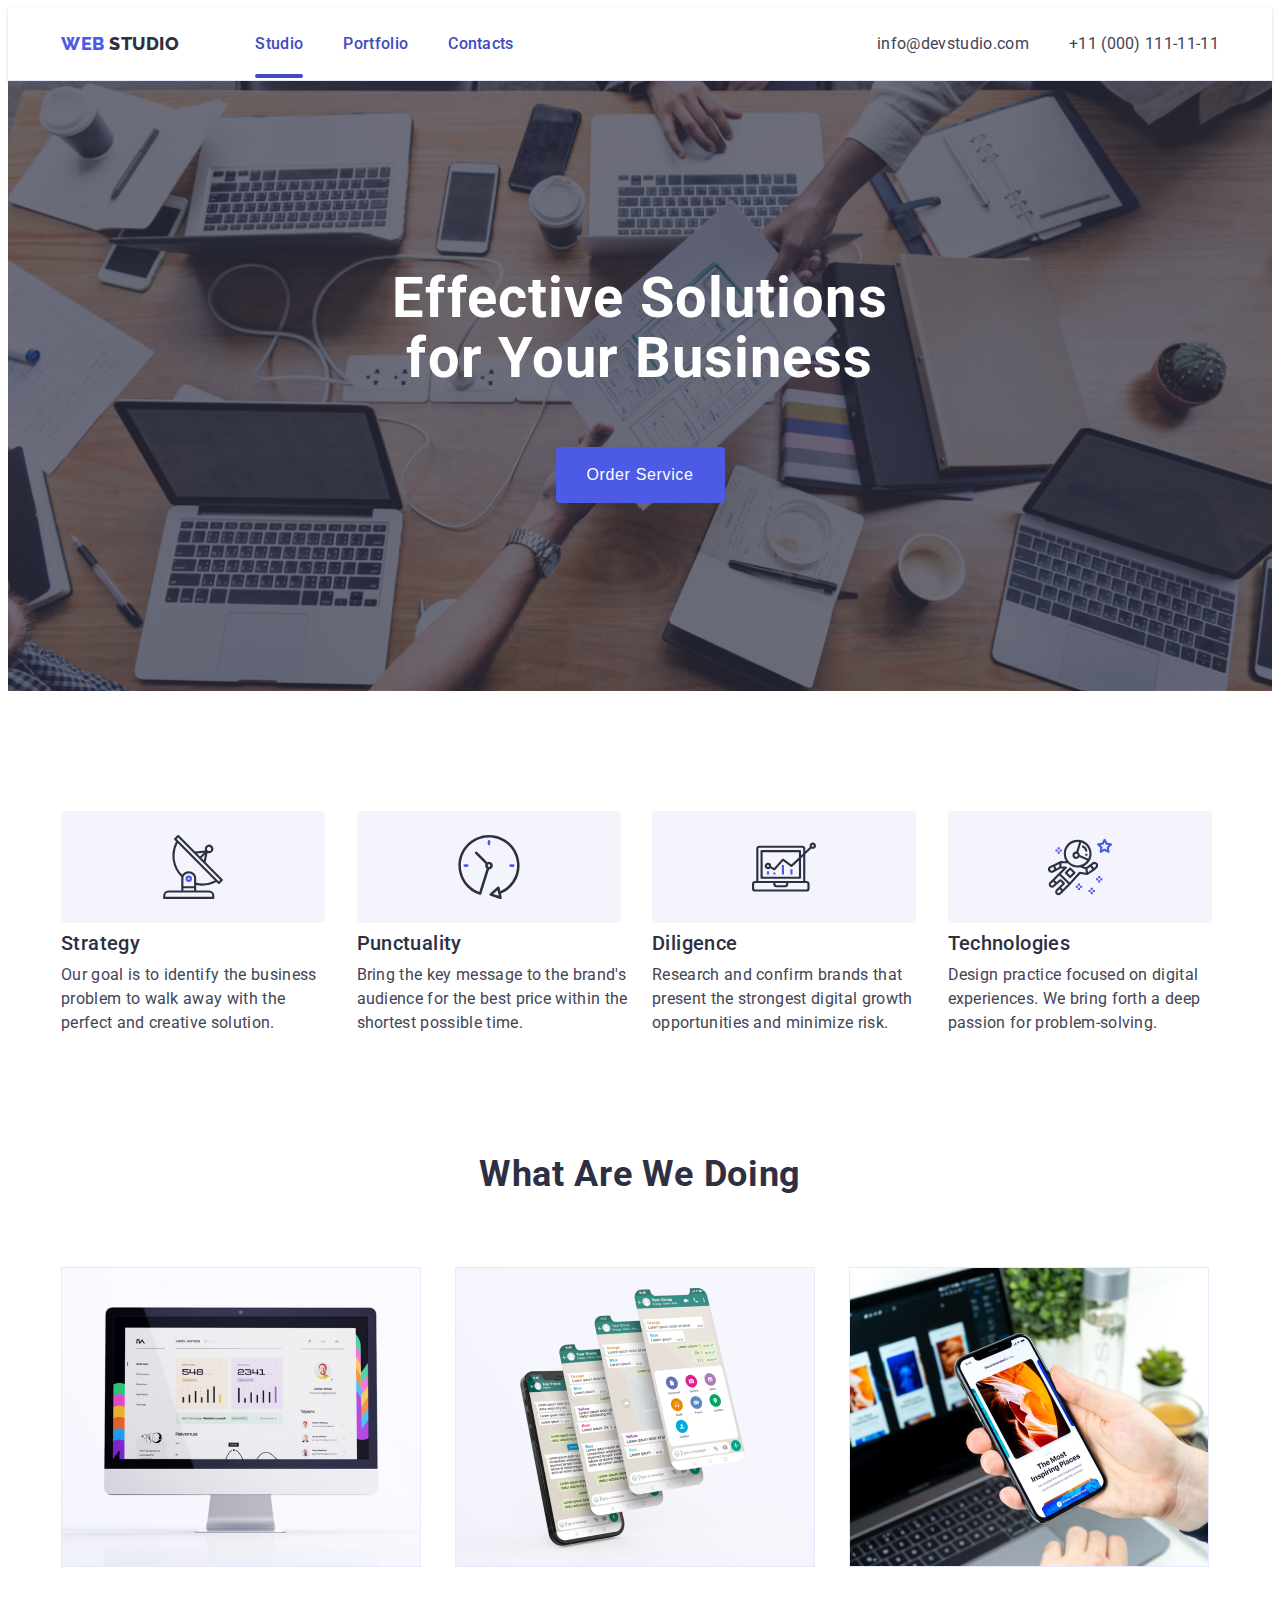
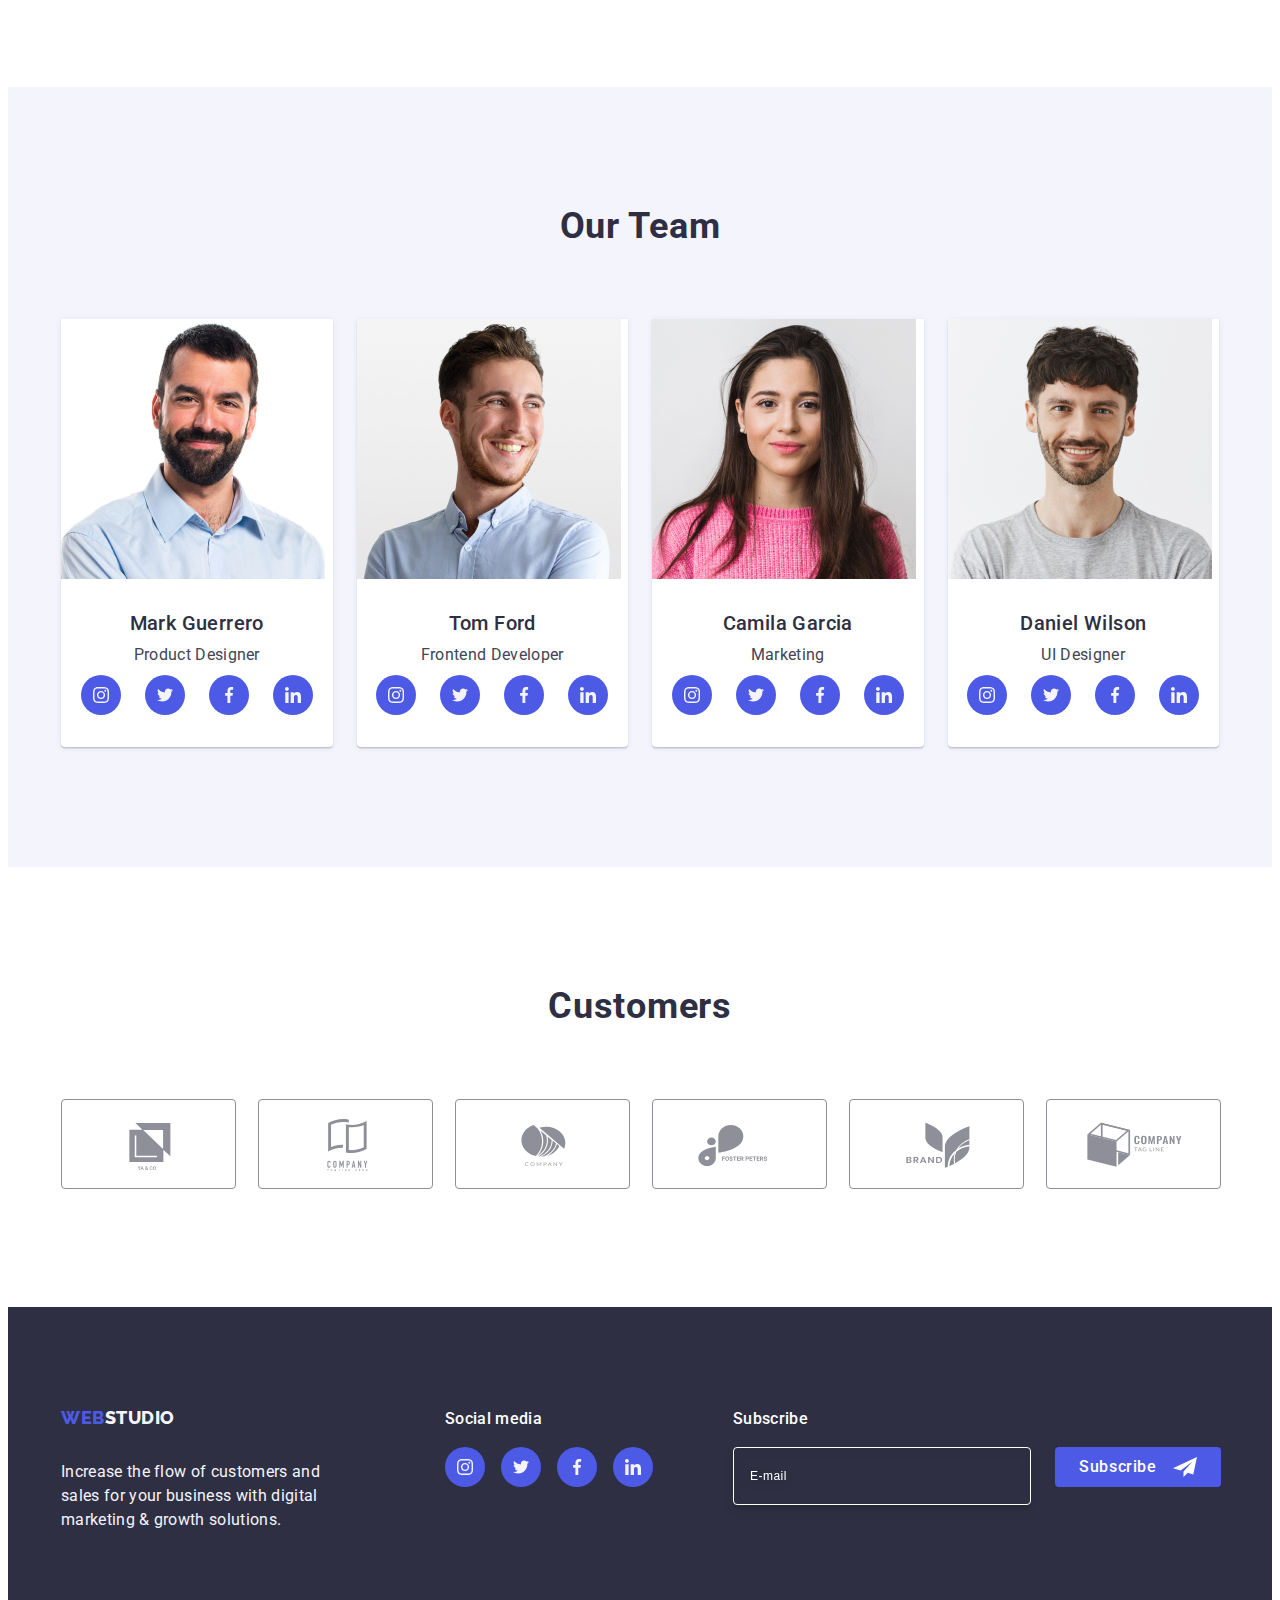
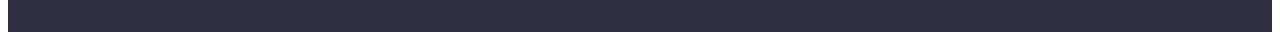
<file: index.html>
<!DOCTYPE html>
<html lang="en">
  <head>
    <meta charset="UTF-8" />
    <meta http-equiv="X-UA-Compatible" content="IE=edge" />
    <meta name="viewport" content="width=device-width, initial-scale=1.0" />
    <link rel="preconnect" href="https://fonts.googleapis.com" />
    <link rel="preconnect" href="https://fonts.gstatic.com" crossorigin />
    <link
      href="https://fonts.googleapis.com/css2?family=Raleway:ital,wght@0,800;1,800&family=Roboto:wght@400;500;700;900&display=swap"
      rel="stylesheet"
    />
    <!--link
      rel="stylesheet"
      href="https://cdnjs.cloudflare.com/ajax/libs/normalize/8.0.1/normalize.css"
    />  -->
    <link
      rel="stylesheet"
      href="https://cdnjs.cloudflare.com/ajax/libs/modern-normalize/2.0.0/modern-normalize.min.css"
      integrity="sha512-4xo8blKMVCiXpTaLzQSLSw3KFOVPWhm/TRtuPVc4WG6kUgjH6J03IBuG7JZPkcWMxJ5huwaBpOpnwYElP/m6wg=="
      crossorigin="anonymous"
      referrerpolicy="no-referrer"
    />
    <link rel="stylesheet" href="./css/styles.css" />
    <title>WebStudio</title>
  </head>
  <body>
    <header class="header">
      <div class="container top-bar">
        <nav class="top-menu">
          <a href="./index.html" class="logo link">Web<span class="accent-logo"> Studio</span></a>
          <ul class="menu-list list">
            <li><a href="./index.html" target="_self" class="menu-item link active">Studio</a></li>
            <li><a href="./portfolio.html" target="_self" class="menu-item link">Portfolio</a></li>
            <li><a href="" target="_self" class="menu-item link">Contacts</a></li>
          </ul>
        </nav>
        <address class="adress">
          <ul class="list adress-list">
            <li
              ><a href="mailto:info@devstudio.com" class="adress-item link"
                >info@devstudio.com</a
              ></li
            >
            <li><a href="tel:+110001111111" class="adress-item link">+11 (000) 111-11-11</a></li>
          </ul>
        </address>
      </div>
    </header>
    <main>
      <section class="hero">
        <div class="container">
          <h1 class="hero-title">Effective Solutions for Your Business</h1>
          <button class="hero-button" type="button" data-modal-open>Order Service</button>
        </div>
      </section>

      <section class="properties">
        <div class="container">
          <h2 class="visually-hidden">Section_2</h2>

          <ul class="list property-list">
            <li class="property-list-item">
              <div class="property-icon-container">
                <svg class="property-icon" width="64" height="64">
                  <use href="./images/icons.svg#icon_1"></use>
                </svg>
              </div>
              <h3 class="topic">Strategy</h3>
              <p class="topic-text">
                Our goal is to identify the business problem to walk away with the perfect and
                creative solution.
              </p>
            </li>
            <li class="property-list-item">
              <div class="property-icon-container">
                <svg class="property-icon" width="64" height="64">
                  <use href="./images/icons.svg#icon_2"></use>
                </svg>
              </div>
              <h3 class="topic">Punctuality</h3>
              <p class="topic-text">
                Bring the key message to the brand's audience for the best price within the shortest
                possible time.
              </p>
            </li>
            <li class="property-list-item">
              <div class="property-icon-container">
                <svg class="property-icon" width="64" height="64">
                  <use href="./images/icons.svg#icon_3"></use>
                </svg>
              </div>
              <h3 class="topic">Diligence</h3>
              <p class="topic-text">
                Research and confirm brands that present the strongest digital growth opportunities
                and minimize risk.
              </p>
            </li>
            <li class="property-list-item">
              <div class="property-icon-container">
                <svg class="property-icon" width="64" height="64">
                  <use href="./images/icons.svg#icon_4"></use>
                </svg>
              </div>
              <h3 class="topic">Technologies</h3>
              <p class="topic-text">
                Design practice focused on digital experiences. We bring forth a deep passion for
                problem-solving.
              </p>
            </li>
          </ul>
        </div>
      </section>
      <section class="doing">
        <div class="container">
          <h2 class="section-title">What are we doing</h2>
          <ul class="doing-list list">
            <li class="doing-list-item">
              <img src="./images/work_1.jpg" width="360" alt="Desktop aplication" />
            </li>
            <li class="doing-list-item">
              <img src="./images/work_2.jpg" width="360" alt="Mobile aplication" />
            </li>
            <li class="doing-list-item"
              ><img src="./images/work_3.jpg" width="360" alt="Design"
            /></li>
          </ul>
        </div>
      </section>
      <section class="team">
        <div class="container">
          <h2 class="section-title">Our Team</h2>
          <ul class="team-list list">
            <li class="team-item">
              <img
                src="./images/photo_product_designer_1.jpg"
                width="264"
                alt="photo_product_designer"
              />
              <div class="team-text">
                <h3 class="team-topic">Mark Guerrero</h3>
                <p class="team-topic-text">Product Designer</p>
                <ul class="social-list">
                  <li class="social-item list">
                    <a href="" class="social-link">
                      <svg class="social-icon" width="16" height="16">
                        <use href="./images/icons.svg#instagram"></use>
                      </svg>
                    </a>
                  </li>
                  <li class="social-item list">
                    <a href="" class="social-link">
                      <svg class="social-icon" width="16" height="16">
                        <use href="./images/icons.svg#twitter"></use>
                      </svg>
                    </a>
                  </li>
                  <li class="social-item list">
                    <a href="" class="social-link">
                      <svg class="social-icon" width="16" height="16">
                        <use href="./images/icons.svg#facebook"></use>
                      </svg>
                    </a>
                  </li>
                  <li class="social-item list">
                    <a href="" class="social-link">
                      <svg class="social-icon" width="16" height="16">
                        <use href="./images/icons.svg#linkedin"></use>
                      </svg>
                    </a>
                  </li>
                </ul>
              </div>
            </li>
            <li class="team-item">
              <img
                src="./images/photo_frontend_developer_1.jpg"
                width="264"
                alt="photo_frontend_developer"
              />
              <div class="team-text">
                <h3 class="team-topic">Tom Ford</h3>
                <p class="team-topic-text">Frontend Developer</p>
                <ul class="social-list">
                  <li class="social-item list">
                    <a href="" class="social-link">
                      <svg class="social-icon" width="40" height="40">
                        <use href="./images/icons.svg#instagram"></use>
                      </svg>
                    </a>
                  </li>
                  <li class="social-item list">
                    <a href="" class="social-link">
                      <svg class="social-icon" width="40" height="40">
                        <use href="./images/icons.svg#twitter"></use>
                      </svg>
                    </a>
                  </li>
                  <li class="social-item list">
                    <a href="" class="social-link">
                      <svg class="social-icon" width="40" height="40">
                        <use href="./images/icons.svg#facebook"></use>
                      </svg>
                    </a>
                  </li>
                  <li class="social-item list">
                    <a href="" class="social-link">
                      <svg class="social-icon" width="40" height="40">
                        <use href="./images/icons.svg#linkedin"></use>
                      </svg>
                    </a>
                  </li>
                </ul>
              </div>
            </li>
            <li class="team-item">
              <img
                src="./images/photo_marketing_1.jpg"
                width="264"
                height="260"
                alt="photo_marketing"
              />
              <div class="team-text">
                <h3 class="team-topic">Camila Garcia</h3>
                <p class="team-topic-text">Marketing</p>
                <ul class="social-list">
                  <li class="social-item list">
                    <a href="" class="social-link">
                      <svg class="social-icon" width="40" height="40">
                        <use href="./images/icons.svg#instagram"></use>
                      </svg>
                    </a>
                  </li>
                  <li class="social-item list">
                    <a href="" class="social-link">
                      <svg class="social-icon" width="40" height="40">
                        <use href="./images/icons.svg#twitter"></use>
                      </svg>
                    </a>
                  </li>
                  <li class="social-item list">
                    <a href="" class="social-link">
                      <svg class="social-icon" width="40" height="40">
                        <use href="./images/icons.svg#facebook"></use>
                      </svg>
                    </a>
                  </li>
                  <li class="social-item list">
                    <a href="" class="social-link">
                      <svg class="social-icon" width="40" height="40">
                        <use href="./images/icons.svg#linkedin"></use>
                      </svg>
                    </a>
                  </li>
                </ul>
              </div>
            </li>
            <li class="team-item">
              <img
                src="./images/photo_ui_designer_1.jpg"
                width="264"
                height="260"
                alt="photo_ui_designer"
              />
              <div class="team-text">
                <h3 class="team-topic">Daniel Wilson</h3>
                <p class="team-topic-text">UI Designer</p>
                <ul class="social-list">
                  <li class="social-item list">
                    <a href="" class="social-link">
                      <svg class="social-icon" width="40" height="40">
                        <use href="./images/icons.svg#instagram"></use>
                      </svg>
                    </a>
                  </li>
                  <li class="social-item list">
                    <a href="" class="social-link">
                      <svg class="social-icon" width="40" height="40">
                        <use href="./images/icons.svg#twitter"></use>
                      </svg>
                    </a>
                  </li>
                  <li class="social-item list">
                    <a href="" class="social-link">
                      <svg class="social-icon" width="40" height="40">
                        <use href="./images/icons.svg#facebook"></use>
                      </svg>
                    </a>
                  </li>
                  <li class="social-item list">
                    <a href="" class="social-link">
                      <svg class="social-icon" width="40" height="40">
                        <use href="./images/icons.svg#linkedin"></use>
                      </svg>
                    </a>
                  </li>
                </ul>
              </div>
            </li>
          </ul>
        </div>
      </section>
      <section class="customer">
        <div class="container">
          <h2 class="section-title">Customers</h2>
          <ul class="customer-list">
            <li class="list customer-item">
              <a href="" class="customer-link">
                <!--   <div class="customer-icon-container">  -->
                <svg class="customer-icon" width="104" height="56">
                  <use href="./images/icons.svg#client_1"></use>
                </svg>
                <!--   </div>>   -->
              </a>
            </li>
            <li class="list customer-item">
              <a href="" class="customer-link">
                <svg class="customer-icon" width="104" height="56">
                  <use href="./images/icons.svg#client_2"></use>
                </svg>
              </a>
            </li>
            <li class="list customer-item">
              <a href="" class="customer-link">
                <svg class="customer-icon" width="104" height="56">
                  <use href="./images/icons.svg#client_3"></use>
                </svg>
              </a>
            </li>
            <li class="list customer-item">
              <a href="" class="customer-link">
                <svg class="customer-icon" width="104" height="56">
                  <use href="./images/icons.svg#client_4"></use>
                </svg>
              </a>
            </li>
            <li class="list customer-item">
              <a href="" class="customer-link">
                <svg class="customer-icon" width="104" height="56">
                  <use href="./images/icons.svg#client_5"></use>
                </svg>
              </a>
            </li>
            <li class="list customer-item">
              <a href="" class="customer-link">
                <svg class="customer-icon" width="104" height="56">
                  <use href="./images/icons.svg#client_6"></use>
                </svg>
              </a>
            </li>
          </ul>
        </div>
      </section>
    </main>

    <footer class="footer">
      <div class="container footer-flex">
        <div class="logo-container">
          <a href="./index.html" class="footer-logo link"
            >Web<span class="footer-accent-logo">Studio</span></a
          >
          <p class="footer-text">
            Increase the flow of customers and sales for your business with digital marketing &
            growth solutions.
          </p>
        </div>
        <div class="social-container">
          <p class="social-title">Social media</p>
          <ul class="social-list">
            <li class="social-item list">
              <a href="" class="social-link">
                <svg class="social-icon" width="24" height="24">
                  <use href="./images/icons.svg#instagram"></use>
                </svg>
              </a>
            </li>
            <li class="social-item list">
              <a href="" class="social-link">
                <svg class="social-icon" width="24" height="24">
                  <use href="./images/icons.svg#twitter"></use>
                </svg>
              </a>
            </li>
            <li class="social-item list">
              <a href="" class="social-link">
                <svg class="social-icon" width="24" height="24">
                  <use href="./images/icons.svg#facebook"></use>
                </svg>
              </a>
            </li>
            <li class="social-item list">
              <a href="" class="social-link">
                <svg class="social-icon" width="24" height="24">
                  <use href="./images/icons.svg#linkedin"></use>
                </svg>
              </a>
            </li>
          </ul>
        </div>
        <div class="footer-email-container">
          <p class="social-title">Subscribe</p>
          <form class="footer-form">
            <label class="footer-form-input">
              <input type="email" name="user-mail" class="footer-input" placeholder="E-mail" />
            </label>
            <button type="submit" class="footer-send-btn">
              Subscribe
              <svg class="send-btn-icon" width="24" height="24">
                <use href="./images/icons.svg#subscribe"></use>
              </svg>
            </button>
          </form>
        </div>
      </div>
    </footer>
    <!-- Modal window-->
    <div class="backdrop is-hidden" data-modal>
      <div class="modal">
        <button class="modal-btn" type="button" data-modal-close>
          <svg class="modal-icon" width="8" height="8">
            <use href="./images/icons.svg#close-black"></use>
          </svg>
        </button>
        <p class="modal-title">Leave your contacts and we will call you back</p>
        <form>
          <div class="modal-form">
            <label class="modal-form-field" for="user-name">
              <span class="modal-form-label">Name</span>
            </label>
            <div class="input-field">
              <input type="text" name="user-name" class="modal-input" id="user-name" />
              <svg class="modal-user-icons" width="18" height="24">
                <use href="./images/icons.svg#person"></use>
              </svg>
            </div>
          </div>
          <div class="modal-form">
            <label class="modal-form-field" for="user-phone">
              <span class="modal-form-label">Phone</span>
            </label>
            <div class="input-field">
              <input type="tel" name="user-phone" class="modal-input" id="user-phone" />
              <svg class="modal-user-icons" width="18" height="24">
                <use href="./images/icons.svg#phone"></use>
              </svg>
            </div>
          </div>
          <div class="modal-form">
            <label class="modal-form-field" for="user-email">
              <span class="modal-form-label">Email</span>
            </label>
            <div class="input-field">
              <input type="email" name="user-email" class="modal-input" id="user-email" />
              <svg class="modal-user-icons" width="18" height="24">
                <use href="./images/icons.svg#email"></use>
              </svg>
            </div>
          </div>
          <div class="comment-form">
            <label class="modal-form-field" for="user-comment">
              <span class="modal-form-label">Comment</span>
            </label>
            <textarea
              name="user-comment"
              class="user-comment"
              id="user-comment"
              cols="20"
              rows="5"
              placeholder="Text input"
            ></textarea>
          </div>
          <div class="checkbox-form">
            <input
              class="modal-checkbox-input visually-hidden"
              type="checkbox"
              name="user-privacy"
              id="user-privacy"
              value="true"
            />
            <label class="modal-checkbox-field" for="user-privacy">
              <span class="custom-check">
                <svg class="modal-checkbox-icon" width="10" height="8">
                  <use href="./images/icons.svg#vector"></use>
                </svg>
              </span>
              <!--  <span class="modal-form-label">  -->
              I accept the terms and conditions of the
              <a class="checkbox-link" href="#">Privacy Policy</a>
              <!--   </span>    -->
            </label>
          </div>
          <button type="submit" class="send-btn">Send</button>
        </form>
      </div>
    </div>
    <script src="./js/modal.js"></script>
  </body>
</html>
</file>
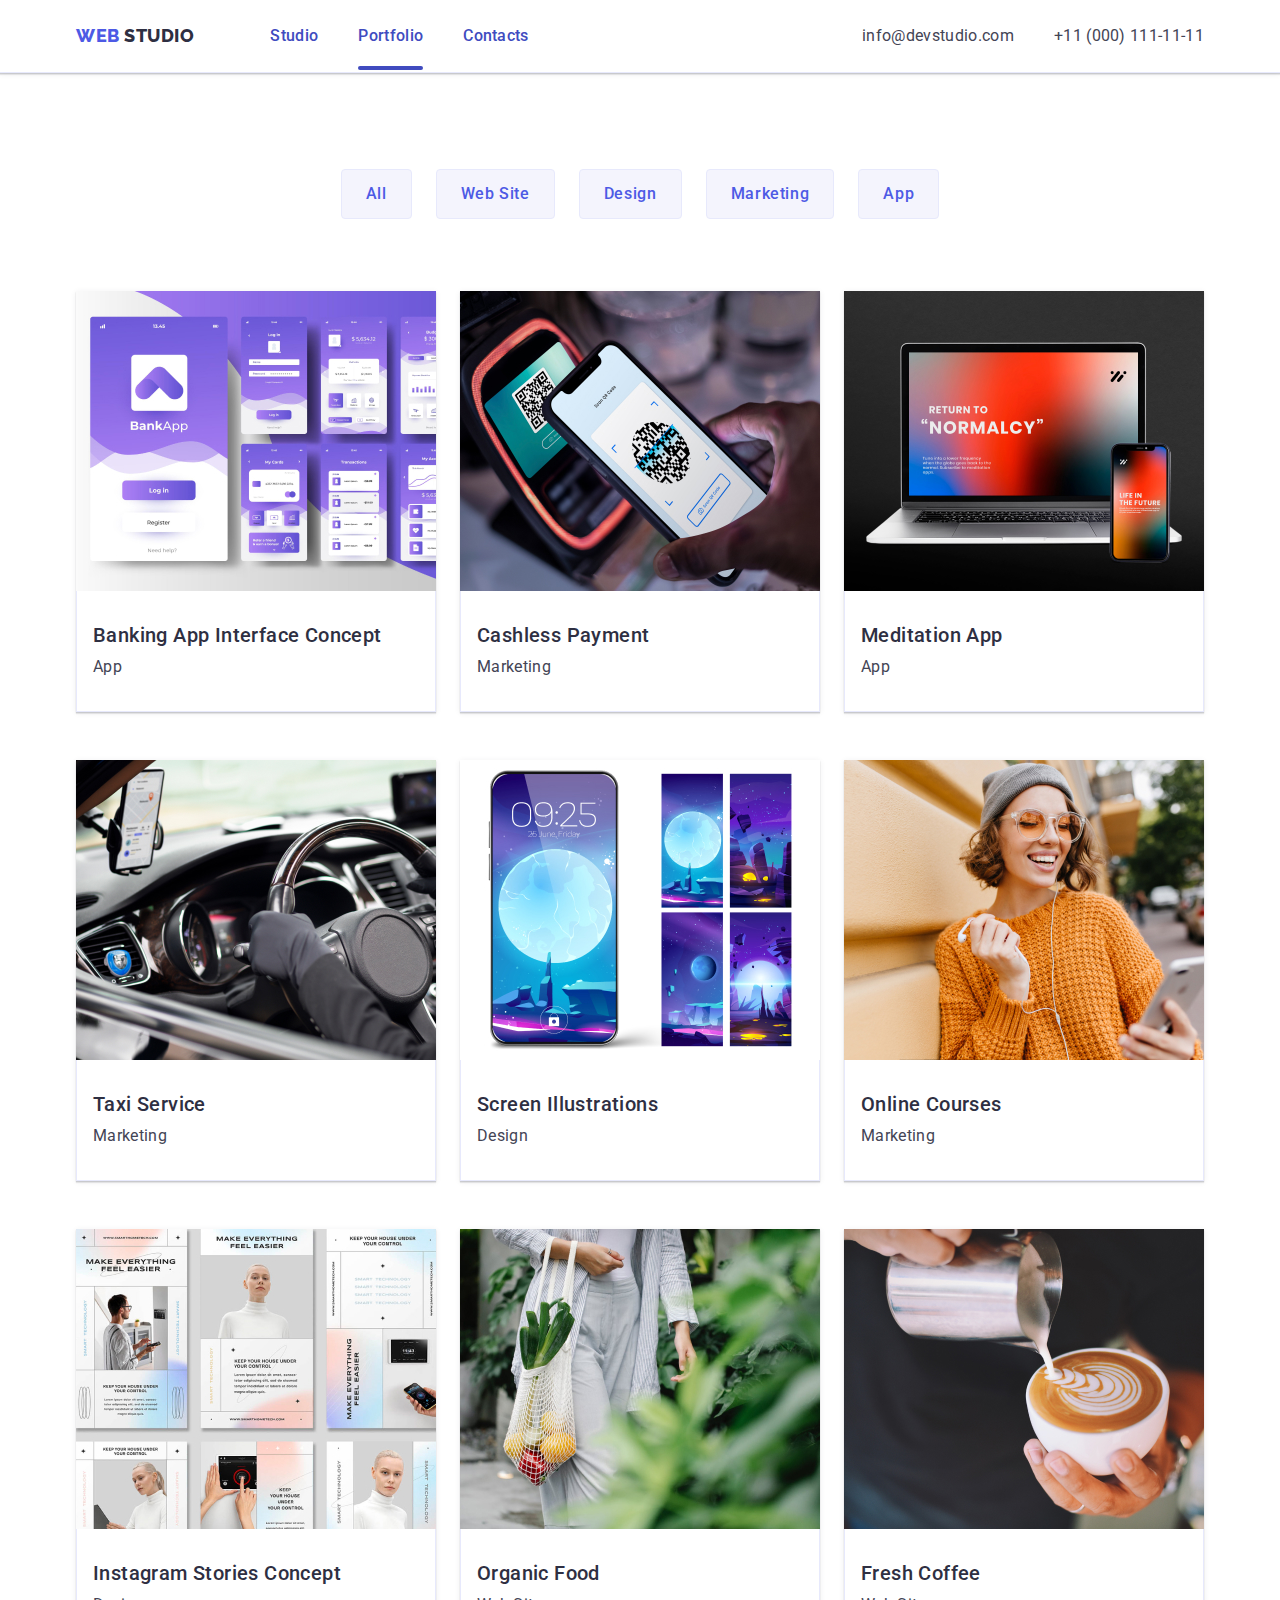
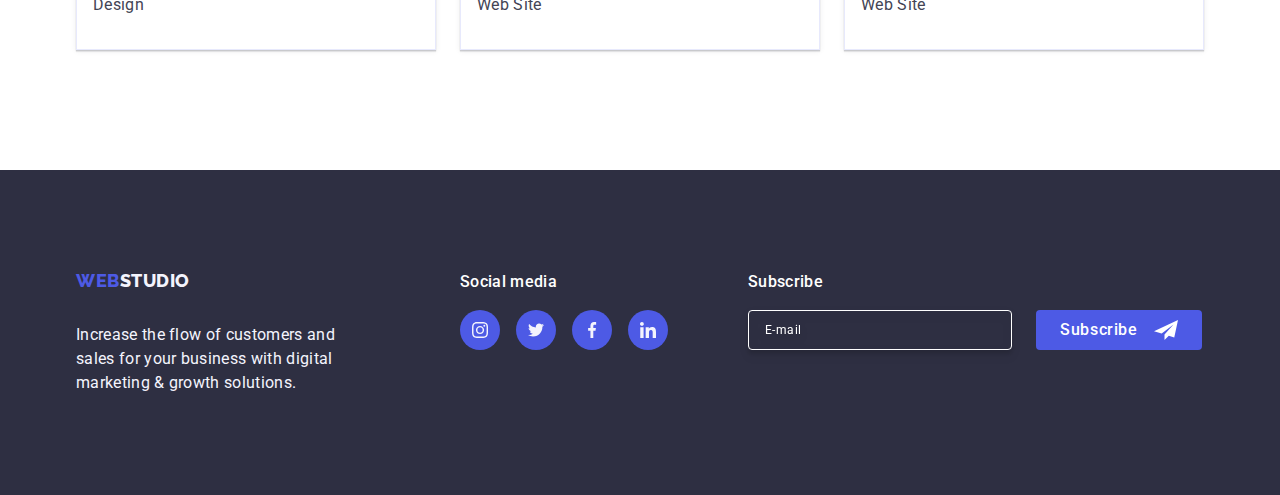
<file: portfolio.html>
<!DOCTYPE html>
<html lang="en">
  <head>
    <meta charset="UTF-8" />
    <meta http-equiv="X-UA-Compatible" content="IE=edge" />
    <meta name="viewport" content="width=device-width, initial-scale=1.0" />
    <link rel="preconnect" href="https://fonts.googleapis.com" />
    <link rel="preconnect" href="https://fonts.gstatic.com" crossorigin />
    <link
      href="https://fonts.googleapis.com/css2?family=Raleway:ital,wght@0,800;1,800&family=Roboto:wght@400;500;700;900&display=swap"
      rel="stylesheet"
    />
    <link
      rel="stylesheet"
      href="https://cdn.jsdelivr.net/npm/modern-normalize@1.1.0/modern-normalize.min.css"
    />

    <link rel="stylesheet" href="./css/styles.css" />
    <title>Portfolio</title>
  </head>
  <body>
    <header class="header">
      <div class="container top-bar">
        <nav class="top-menu">
          <a href="./index.html" class="logo link">Web<span class="accent-logo"> Studio</span></a>
          <ul class="menu-list list">
            <li><a href="./index.html" target="_self" class="menu-item link">Studio</a></li>
            <li
              ><a href="./portfolio.html" target="_self" class="menu-item link active"
                >Portfolio</a
              ></li
            >
            <li><a href="" target="_self" class="menu-item link">Contacts</a></li>
          </ul>
        </nav>
        <address class="adress">
          <ul class="list adress-list">
            <li
              ><a href="mailto:info@devstudio.com" class="adress-item link"
                >info@devstudio.com</a
              ></li
            >
            <li><a href="tel:+110001111111" class="adress-item link">+11 (000) 111-11-11</a></li>
          </ul>
        </address>
      </div>
    </header>
    <main>
      <section class="section-button">
        <div class="container">
          <h1 class="visually-hidden">Portfolio</h1>
          <ul class="button-list list">
            <li><button type="button" class="button-list-item">All</button></li>
            <li><button type="button" class="button-list-item">Web Site</button></li>
            <li><button type="button" class="button-list-item">Design</button></li>
            <li><button type="button" class="button-list-item">Marketing</button></li>
            <li><button type="button" class="button-list-item">App</button></li>
          </ul>
          <ul class="project-list list">
            <li class="project-list-item">
              <a href="" class="link project-link">
                <div class="card-wrapper">
                  <img
                    src="./images/portfolio/banking.jpg"
                    alt="Banking App Interface Concept"
                    width="360"
                  />
                  <p class="overlay-text">
                    14 Stylish and User-Friendly App Design Concepts · Task Manager App · Calorie
                    Tracker App · Exotic Fruit Ecommerce App · Cloud Storage App
                  </p>
                </div>
                <div class="project-text-border">
                  <h2 class="project-title">Banking App Interface Concept</h2>
                  <p class="project-p">App</p>
                </div>
              </a>
            </li>
            <li class="project-list-item">
              <a href="" class="link project-link">
                <div class="card-wrapper">
                  <img src="./images/portfolio/payment.jpg" alt="Cashless Payment" width="360" />
                  <p class="overlay-text">
                    14 Stylish and User-Friendly App Design Concepts · Task Manager App · Calorie
                    Tracker App · Exotic Fruit Ecommerce App · Cloud Storage App
                  </p>
                </div>
                <div class="project-text-border">
                  <h2 class="project-title">Cashless Payment</h2>
                  <p class="project-p">Marketing</p>
                </div>
              </a>
            </li>
            <li class="project-list-item">
              <a href="" class="link project-link">
                <div class="card-wrapper">
                  <img src="./images/portfolio/meditation.jpg" alt="Meditation App" width="360" />
                  <p class="overlay-text">
                    14 Stylish and User-Friendly App Design Concepts · Task Manager App · Calorie
                    Tracker App · Exotic Fruit Ecommerce App · Cloud Storage App
                  </p>
                </div>
                <div class="project-text-border">
                  <h2 class="project-title">Meditation App</h2>
                  <p class="project-p">App</p>
                </div>
              </a>
            </li>
            <li class="project-list-item">
              <a href="" class="link project-link">
                <div class="card-wrapper">
                  <img src="./images/portfolio/taxiservice.jpg" alt="Taxi Service" width="360" />
                  <p class="overlay-text">
                    14 Stylish and User-Friendly App Design Concepts · Task Manager App · Calorie
                    Tracker App · Exotic Fruit Ecommerce App · Cloud Storage App
                  </p>
                </div>
                <div class="project-text-border">
                  <h2 class="project-title">Taxi Service</h2>
                  <p class="project-p">Marketing</p>
                </div>
              </a>
            </li>
            <li class="project-list-item">
              <a href="" class="link project-link">
                <div class="card-wrapper">
                  <img
                    src="./images/portfolio/illustration.jpg"
                    alt="Screen Illustrations"
                    width="360"
                  />
                  <p class="overlay-text">
                    14 Stylish and User-Friendly App Design Concepts · Task Manager App · Calorie
                    Tracker App · Exotic Fruit Ecommerce App · Cloud Storage App
                  </p>
                </div>
                <div class="project-text-border">
                  <h2 class="project-title">Screen Illustrations</h2>
                  <p class="project-p">Design</p>
                </div>
              </a>
            </li>
            <li class="project-list-item">
              <a href="" class="link project-link">
                <div class="card-wrapper">
                  <img
                    src="./images/portfolio/onlinecourses.jpg"
                    alt="Online Courses"
                    width="360"
                  />
                  <p class="overlay-text">
                    14 Stylish and User-Friendly App Design Concepts · Task Manager App · Calorie
                    Tracker App · Exotic Fruit Ecommerce App · Cloud Storage App
                  </p>
                </div>
                <div class="project-text-border">
                  <h2 class="project-title">Online Courses</h2>
                  <p class="project-p">Marketing</p>
                </div>
              </a>
            </li>
            <li class="project-list-item">
              <a href="" class="link project-link">
                <div class="card-wrapper">
                  <img
                    src="./images/portfolio/instagram.jpg"
                    alt="Instagram Stories Concept"
                    width="360"
                  />
                  <p class="overlay-text">
                    14 Stylish and User-Friendly App Design Concepts · Task Manager App · Calorie
                    Tracker App · Exotic Fruit Ecommerce App · Cloud Storage App
                  </p>
                </div>
                <div class="project-text-border">
                  <h2 class="project-title">Instagram Stories Concept</h2>
                  <p class="project-p">Design</p>
                </div>
              </a>
            </li>
            <li class="project-list-item">
              <a href="" class="link project-link">
                <div class="card-wrapper">
                  <img src="./images/portfolio/organicfood.jpg" alt="Organic Food" width="360" />
                  <p class="overlay-text">
                    14 Stylish and User-Friendly App Design Concepts · Task Manager App · Calorie
                    Tracker App · Exotic Fruit Ecommerce App · Cloud Storage App
                  </p>
                </div>
                <div class="project-text-border">
                  <h2 class="project-title">Organic Food</h2>
                  <p class="project-p">Web Site</p>
                </div>
              </a>
            </li>
            <li class="project-list-item">
              <a href="" class="link project-link">
                <div class="card-wrapper">
                  <img src="./images/portfolio/coffe.jpg" alt="Fresh Coffee" width="360" />
                  <p class="overlay-text">
                    14 Stylish and User-Friendly App Design Concepts · Task Manager App · Calorie
                    Tracker App · Exotic Fruit Ecommerce App · Cloud Storage App
                  </p>
                </div>
                <div class="project-text-border">
                  <h2 class="project-title">Fresh Coffee</h2>
                  <p class="project-p">Web Site</p>
                </div>
              </a>
            </li>
          </ul>
        </div>
      </section>
    </main>
    <footer class="footer">
      <div class="container footer-flex">
        <div class="logo-container">
          <a href="./index.html" class="footer-logo link"
            >Web<span class="footer-accent-logo">Studio</span></a
          >
          <p class="footer-text">
            Increase the flow of customers and sales for your business with digital marketing &
            growth solutions.
          </p>
        </div>
        <div class="social-container">
          <p class="social-title">Social media</p>
          <ul class="social-list">
            <li class="social-item list">
              <a href="" class="social-link">
                <svg class="social-icon" width="24" height="24">
                  <use href="./images/icons.svg#instagram"></use>
                </svg>
              </a>
            </li>
            <li class="social-item list">
              <a href="" class="social-link">
                <svg class="social-icon" width="24" height="24">
                  <use href="./images/icons.svg#twitter"></use>
                </svg>
              </a>
            </li>
            <li class="social-item list">
              <a href="" class="social-link">
                <svg class="social-icon" width="24" height="24">
                  <use href="./images/icons.svg#facebook"></use>
                </svg>
              </a>
            </li>
            <li class="social-item list">
              <a href="" class="social-link">
                <svg class="social-icon" width="24" height="24">
                  <use href="./images/icons.svg#linkedin"></use>
                </svg>
              </a>
            </li>
          </ul>
        </div>
        <div class="footer-email-container">
          <p class="social-title">Subscribe</p>
          <form class="footer-form">
            <label class="footer-form-input">
              <input type="email" name="user-mail" class="footer-input" placeholder="E-mail" />
            </label>
            <button type="submit" class="footer-send-btn"
              >Subscribe
              <svg class="send-btn-icon" width="24" height="24">
                <use href="./images/icons.svg#subscribe"></use>
              </svg>
            </button>
          </form>
        </div>
      </div>
    </footer>
  </body>
</html>
</file>
<file: css/styles.css>
:root {
  --menu-normal-color: #2e2f42;
  --menu-active-color: #404bbf;
  --hero-background-color: #2e2f42;
  --hero-color: #ffffff;
  --team-background: #ffffff;
  --logo-color: #4d5ae5;
  --project-color: #434455;
  --button-bg-color: #f4f4fd;
  --customer-color: #8e8f99;
}
body {
  background-color: #ffffff;
  color: #434455;
  font-family: 'Roboto', sans-serif;
  font-style: normal;
}
h1,
h2,
h3,
h4,
h5,
h6,
p {
  margin: 0;
  padding: 0;
}
ul,
li {
  margin: 0;
  padding: 0;
}
img {
  display: block;
  max-width: 100%;
  height: auto;
  margin: 0;
}
.list {
  list-style-type: none;
}
.link {
  text-decoration: none;
}
.visually-hidden {
  position: absolute;
  width: 1px;
  height: 1px;
  margin: -1px;
  border: 0;
  padding: 0;
  white-space: nowrap;
  clip-path: inset(100%);
  clip: rect(0 0 0 0);
  overflow: hidden;
}

.container {
  width: 1158px;
  margin: 0 auto;
  padding: 0 15px;
}
.header {
  padding-top: 24px;
  padding-bottom: 24px;
  border-bottom: 1px solid #e7e9fc;
  box-shadow: 0px 2px 1px rgba(46, 47, 66, 0.08), 0px 1px 1px rgba(46, 47, 66, 0.16),
    0px 1px 6px rgba(46, 47, 66, 0.08);
}
.logo {
  font-family: 'Raleway', sans-serif;
  font-weight: 800;
  font-size: 18px;
  line-height: 1.17;
  text-transform: uppercase;
  color: var(--logo-color);
  letter-spacing: 0.03em;
  margin-right: 76px;
}
.accent-logo {
  color: var(--menu-normal-color);
}
.top-menu {
  display: flex;
  align-items: center;
}
.top-bar {
  display: flex;
  justify-content: space-between;
}

.menu-list {
  list-style-type: none;
  display: flex;
  gap: 40px;
}

.menu-list .menu-item {
  font-weight: 500;
  font-size: 16px;
  line-height: 1.5;

  text-decoration: none;
  letter-spacing: 0.02em;
  padding: 24px 0;
  position: relative;
  transition: color 250ms cubic-bezier(0.4, 0, 0.2, 1);
  color: #404bbf;
}

.menu-list .menu-item.active::after {
  content: '';
  position: absolute;
  display: block;
  width: 100%;
  height: 4px;
  background-color: #404bbf;
  bottom: -1px;
  left: 0;
  border-radius: 2px;
}

.menu-list .menu-item:focus,
.menu-list .menu-item:hover {
  color: var(--menu-active-color);
  text-decoration: underline;
}
.adress {
  list-style-type: none;
  font-style: normal;
}
.adress-list {
  display: flex;
  gap: 40px;
}
.adress-item {
  font-size: 16px;
  line-height: 1.5;
  color: var(--project-color);
  text-decoration: none;
  letter-spacing: 0.02em;
  transition: color 250ms cubic-bezier(0.4, 0, 0.2, 1);
}

.adress-item:focus,
.adress-item:hover {
  font-size: 16px;
  line-height: 1.5;
  color: var(--menu-active-color);
  text-decoration: underline;
}

.hero {
  background-color: var(--hero-background-color);
  color: var(--hero-color);

  padding-top: 188px;
  padding-bottom: 188px;
  max-width: 1440px;
  background-image: linear-gradient(rgba(46, 47, 66, 0.7), rgba(46, 47, 66, 0.7)),
    url(../images/people-office.jpg);
  background-position: center;
  background-repeat: no-repeat;
  background-size: cover;
  margin: 0 auto;
}
.hero-title {
  font-weight: 700;
  font-size: 56px;
  line-height: 1.07;
  letter-spacing: 0.02em;
  text-align: center;
  max-width: 496px;
  margin: 0 auto;
  margin-bottom: 58px;
}

.hero-button {
  background: #4d5ae5;
  font-weight: 500;
  font-size: 16px;
  line-height: 1.5;
  color: #ffffff;
  cursor: pointer;
  letter-spacing: 0.04em;
  display: block;
  margin: 0 auto;
  min-width: 169px;
  height: 56px;
  border-radius: 4px;
  border: none;
  transition: background-color 250ms cubic-bezier(0.4, 0, 0.2, 1);
}

.hero button:hover,
.hero button:focus {
  background: #404bbf;
}
.properties {
  padding: 120px 0;
}
.property-list {
  display: flex;
  flex-direction: row;
  flex-wrap: wrap;
  gap: 24px;
}
.property-list-item {
  flex-basis: calc((100% - 24px * 3) / 4);
}

.hidden-title {
  visibility: hidden;
}
.property-icon-container {
  width: 264px;
  height: 112px;
  background-color: #f4f4fd;
  border-radius: 4px;
  display: flex;
  justify-content: center;
  align-items: center;
  margin-bottom: 8px;
}
.topic {
  font-weight: 500;
  font-size: 20px;
  line-height: 1.2;
  letter-spacing: 0.02em;
  color: var(--hero-background-color);
  margin-bottom: 8px;
}
.topic-text {
  font-size: 16px;
  line-height: 1.5;
  color: #434455;
  letter-spacing: 0.02em;
}

.doing {
  padding-bottom: 120px;
}

.section-title {
  font-weight: 700;
  font-size: 36px;
  line-height: 1.11;
  text-align: center;
  text-transform: capitalize;
  color: var(--menu-normal-color);
  letter-spacing: 0.02em;
  margin: 0 auto;
  margin-bottom: 72px;
}
.doing-list {
  display: flex;
  flex-direction: row;
  flex-wrap: wrap;
  gap: 24px;
}
.doing-list-item {
  flex-basis: calc((100% - 24px * 2) / 3);
}
.team {
  background-color: var(--team-background);
  background-color: #f4f4fd;
  padding-top: 120px;
  padding-bottom: 120px;
}
.team-list {
  margin-top: 72px;
  display: flex;
  flex-direction: row;
  flex-wrap: wrap;
  gap: 24px;
}
.team-item {
  background-color: #ffffff;
  flex-basis: calc((100% - 24px * 3) / 4);
  border-radius: 0px 0px 4px 4px;
  box-shadow: 0px 1px 6px rgba(46, 47, 66, 0.08), 0px 1px 1px rgba(46, 47, 66, 0.16),
    0px 2px 1px rgba(46, 47, 66, 0.08);
}
.team-text {
  padding: 32px 0;
}
.team-topic {
  font-weight: 500;
  font-size: 20px;
  line-height: 1.2;
  letter-spacing: 0.02em;
  color: var(--hero-background-color);
  text-align: center;
  margin-bottom: 8px;
}
.team-topic-text {
  font-size: 16px;
  line-height: 1.5;
  color: #434455;
  letter-spacing: 0.02em;
  text-align: center;
  margin-bottom: 8px;
}
.team-list .team-item .social-list .social-item .social-link:hover,
.team-list .team-item .social-list .social-item .social-link:focus {
  background-color: #404bbf;
}

.social-list {
  display: flex;
  justify-content: center;
  align-items: center;
  gap: 24px;
  padding: 0;
}
.social-link {
  display: flex;
  justify-content: center;
  align-items: center;

  /* gap: 24px;  */
  width: 40px;
  height: 40px;
  background-color: var(--logo-color);
  border-radius: 50% 50%;
  transition: background-color 250ms cubic-bezier(0.4, 0, 0.2, 1);
}

.social-icon {
  /*  position: absolute; */
  width: 16px;
  height: 16px;
  fill: var(--button-bg-color);
  /*  top: 12px;
  left: 12px;  */
}

.customer {
  padding-top: 120px;
  padding-bottom: 120px;
}

.customer-item {
  width: calc((100% - 120px) / 6);
  transition: border-color 250ms cubic-bezier(0.4, 0, 0.2, 1),
    color 250ms cubic-bezier(0.4, 0, 0.2, 1);
}

.customer-link {
  width: 100%;
  height: 100%;
  border: 1px solid #8e8f99;
  border-radius: 4px;
  display: flex;
  justify-content: center;
  align-items: center;
  fill: #8e8f99;
  color: var(--customer-color);
  transition: border-color 250ms cubic-bezier(0.4, 0, 0.2, 1),
    color 250ms cubic-bezier(0.4, 0, 0.2, 1);
}

.customer-list {
  display: flex;
  justify-content: center;
  gap: 24px;
  height: 88px;
}

.customer-icon {
}

.customer-link:hover,
.customer-link:focus {
  /*stroke: #404bbf;    */
  border-color: #404bbf;
  fill: #404bbf;
  color: #404bbf;
}

.footer {
  background-color: var(--hero-background-color);
  padding: 100px 0;
}
.footer-accent-logo {
  color: #f4f4fd;
}

.footer-text {
  font-size: 16px;
  line-height: 1.5;
  color: #f4f4fd;
  letter-spacing: 0.02em;
  margin-top: 16px;
  width: 264px;
}
.footer-logo {
  font-family: 'Raleway', sans-serif;
  font-style: normal;
  font-weight: 800;
  font-size: 18px;
  line-height: 1.17;
  text-transform: uppercase;
  color: var(--logo-color);
  text-decoration: none;
  letter-spacing: 0.03em;
  display: inline-block;
  margin-bottom: 16px;
}

.footer-flex {
  display: flex;
  /* gap: 120px;  */
  align-items: baseline;
}

.logo-container {
  margin-right: 120px;
}

.social-container {
  max-width: 208px;
  max-height: 80px;
  margin-right: 80px;
}
.social-container .social-list {
  gap: 16px;
}
.social-title {
  color: var(--hero-color);
  margin-bottom: 16px;
  font-weight: 500;
  font-size: 16px;
  line-height: 1.5;
  letter-spacing: 0.02em;
}
.social-container .social-list .social-link {
  transition: background-color 250ms cubic-bezier(0.4, 0, 0.2, 1);
}

.social-container .social-list .social-link:hover,
.social-container .social-list .social-link:focus {
  background-color: #31d0aa;
}

.section-button {
  padding-top: 96px;
  padding-bottom: 120px;
}
.button-list {
  list-style: none;
  display: flex;
  gap: 24px;
  justify-content: center;
  margin-bottom: 72px;
}

.button-list-item {
  background: var(--button-bg-color);
  font-family: 'Roboto', sans-serif;
  font-size: 16px;
  font-weight: 500;
  letter-spacing: 0.04em;
  line-height: 1.5;
  color: var(--logo-color);
  cursor: pointer;
  padding: 12px 24px;
  border: 1px solid #e7e9fc;
  border-radius: 4px;
  transition: color 250ms cubic-bezier(0.4, 0, 0.2, 1),
    background-color 250ms cubic-bezier(0.4, 0, 0.2, 1),
    border-color 250ms cubic-bezier(0.4, 0, 0.2, 1), box-shadow 250ms cubic-bezier(0.4, 0, 0.2, 1);
}

.button-list-item:focus,
.button-list-item:hover {
  background: #404bbf;
  color: #ffffff;
  border: 1px solid transparent;
  box-shadow: 0px 2px 2px 0px rgba(0, 0, 0, 0.12), 0px 2px 1px 0px rgba(0, 0, 0, 0.08),
    0px 3px 1px 0px rgba(0, 0, 0, 0.1);
}

.footer-email-container{

}

.footer-form{
  display: flex;
  gap: 24px;
    align-items: stretch;
    justify-content: center;
}

.footer-form-input{
/*  display: flex;
  gap: 24px;
  align-items: stretch;
  justify-content: center;  */
}

.footer-input{
  width: 264px;
  height: 40px;
  /*  flex-shrink: 0; */
  border-radius: 4px;
  border: 1px solid #FFF;
  box-shadow: 0px 4px 4px 0px rgba(0, 0, 0, 0.15);
  padding: 8px 16px;
  background-color: transparent;
  color: #FFF;
    font-size: 12px;
    
    font-weight: 400;
    line-height: 1.5;
    letter-spacing: 0.48px;
    filter: drop-shadow(0px 4px 4px rgba(0, 0, 0, 0.15));
}

.footer-input::placeholder{
    font-size: 12px;
    font-weight: 400;
    line-height: 2;
    letter-spacing: 0.48px;
    color: #FFF;
}

.send-btn-icon{
  fill: #FFF;
  margin-left: 16px;
}

.footer-send-btn{
  display: flex;
  justify-content: center;
  align-items: center;
/*  gap: 16px;   */
  padding: 8px 24px;
  min-width: 165px;
  height: 40px;
  color:  #ffffff;
  background-color: #4D5AE5;
  cursor: pointer;
  font-family: "Roboto", sans-serif;
  text-align: center;
    font-size: 16px;
    font-weight: 500;
    line-height: 1.5;
    letter-spacing: 0.64px;
    border-radius: 4px;
    border: none;
}

.section-project {
  padding-top: 96px;
  padding-bottom: 120px;
}
.project-list {
  list-style: none;
  display: flex;
  flex-wrap: wrap;
  row-gap: 48px;
  column-gap: 24px;
  transition: border-color 250ms cubic-bezier(0.4, 0, 0.2, 1),
    color 250ms cubic-bezier(0.4, 0, 0.2, 1);
  transition: box-shadow 250ms cubic-bezier(0.4, 0, 0.2, 1);
}
.project-list-item {
  flex-basis: calc((100% - 48px) / 3);
  transition: box-shadow 250ms cubic-bezier(0.4, 0, 0.2, 1);
}

.project-list .project-list-item:hover {
  box-shadow: 0px 2px 1px 0px rgba(46, 47, 66, 0.08), 0px 1px 1px 0px rgba(46, 47, 66, 0.16),
    0px 1px 6px 0px rgba(46, 47, 66, 0.08);
  transition: box-shadow 250ms cubic-bezier(0.4, 0, 0.2, 1);
}

.project-link {
  display: block;
  transition: box-shadow 250ms cubic-bezier(0.4, 0, 0.2, 1);
  box-shadow: 0px 1px 6px rgba(46, 47, 66, 0.08), 0px 1px 1px rgba(46, 47, 66, 0.16),
    0px 2px 1px rgba(46, 47, 66, 0.08);
}

.project-link:hover {
  box-shadow: 0px 1px 6px rgba(46, 47, 66, 0.08), 0px 1px 1px rgba(46, 47, 66, 0.16),
    0px 2px 1px rgba(46, 47, 66, 0.08);
}
.project-title {
  font-weight: 500;
  font-size: 20px;
  line-height: 1.2;
  color: var(--menu-normal-color);
  letter-spacing: 0.02em;
  margin-bottom: 8px;
}
.project-p {
  line-height: 1.5;
  color: var(--project-color);
  letter-spacing: 0.02em;
  margin-top: 8px;
}
.project-text-border {
  padding: 32px 16px;
  border: 1px solid #e7e9fc;
  border-top: none;
}
.card-wrapper {
  position: relative;
  overflow: hidden;
}
.overlay {
  position: absolute;
  top: 0;
  left: 0;
  padding: 40px 32px;
  background-color: #4d5ae5;
  width: 100%;
  height: 100%;
  transform: translateY(100%);
  transition-duration: 250ms;
  transition-timing-function: cubic-bezier(0.4, 0, 0.2, 1);
}

.overlay-text {
  color: #f4f4fd;
  font-size: 16px;
  font-weight: 400;
  line-height: 1.5;
  letter-spacing: 0.02em;
  text-align: left;

  position: absolute;
  top: 0;
  left: 0;
  padding: 40px 32px;
  background-color: #4d5ae5;
  width: 100%;
  height: 100%;
  transform: translateY(100%);
  transition-duration: 250ms;
  transition-timing-function: cubic-bezier(0.4, 0, 0.2, 1);
  transition: transform 250ms cubic-bezier(0.4, 0, 0.2, 1);
}

.project-list-item:hover .overlay-text {
  transform: translateY(0);
}
/*  Modal styles  */

.backdrop {
  position: fixed;
  top: 0;
  left: 0;
  width: 100%;
  height: 100%;

  background-color: rgba(46, 47, 66, 0.4);
  transition: opacity 250ms cubic-bezier(0.4, 0, 0.2, 1),
    visibility 250ms cubic-bezier(0.4, 0, 0.2, 1);
}

.backdrop.is-hidden {
  opacity: 0;
  visibility: hidden;
  pointer-events: none;
}

.modal {
  width: 408px;
  min-height: 584px;
  position: absolute;
  padding: 72px 24px 24px 24px;
  top: 50%;
  left: 50%;
  transform: translateX(-50%) translateY(-50%);
  border-radius: 4px;
  background-color: #fcfcfc;
  box-shadow: 0px 2px 1px 0px #00000033, 0px 1px 3px 0px #0000001f, 0px 1px 1px 0px #00000024;
  transition: transform 250ms cubic-bezier(0.4, 0, 0.2, 1);
}
.modal-icon {
  transition: fill 250ms cubic-bezier(0.4, 0, 0.2, 1);
}

.modal-btn {
  position: absolute;
  width: 24px;
  height: 24px;

  top: 24px;
  right: 24px;
  border-color: #e7e9fc;
  border-radius: 50% 50%;
  display: flex;
  justify-content: center;
  align-items: center;
  margin: 0;
  padding: 0;
  background-color: #e7e9fc;
  border: 1px solid rgba(0, 0, 0, 0.1);
  cursor: pointer;
  transition: background-color 250ms cubic-bezier(0.4, 0, 0.2, 1),
    border 250ms cubic-bezier(0.4, 0, 0.2, 1);
}
.modal-btn:hover,
.modal-btn:focus {
  background-color: #404bbf;
  border: none;
  fill: #ffffff;
}

.modal-title{
width: 360px;
display:block;
  font-size: 16px;
  font-weight: 500;
  line-height: 1.5;
  letter-spacing: 0.02em;
  text-align: center;
  margin-bottom: 16px;
  color: var(--hero-background-color);
}

.modal-form {
  margin-bottom: 8px;
 
}
.modal-form-field{
  position: relative;

  display: block; 
  margin-bottom: 4px;
  font-size: 12px;
    font-weight: 400;
    line-height: 1.17;
    letter-spacing: 0.04em;
    text-align: left;
    color: var(--customer-color)

}

.input-field{
  position: relative;
  margin-bottom: 8px;
}

.modal-form-label{
    
    font-size: 12px;
    font-weight: 400;
    line-height: 1.17;
    letter-spacing: 0.04em;
    text-align: left;
    color: #8E8F99;
}
.modal-input{
 
  width: 100%;
  height: 40px;
  padding-left: 38px;
  border: 1px solid rgba(46, 47, 66, 0.4);
  border-radius: 4px;
  background-color: transparent;
  outline: transparent;
  transition: border-color 250ms cubic-bezier(0.4, 0, 0.2, 1);
}

.modal-input:focus{
  border-color: #4D5AE5;
}

.modal-user-icons{
  position: absolute;
  left: 16px;
  top: 50%;
  transform: translateY(-50%);
  transition: fill 250ms cubic-bezier(0.4, 0, 0.2, 1);

}

.modal-input:focus + .modal-user-icons {
  fill: #4D5AE5;
}

.comment-form{
  margin-bottom: 16px;
}

.user-comment{
  width: 100%;
  height: 120px;
  padding: 8px 16px;
  border: 1px solid rgba(46, 47, 66, 0.4);
  border-radius: 4px;
  resize: none;
  transition: border-color 250ms cubic-bezier(0.4, 0, 0.2, 1);
  background-color: transparent;
  outline: transparent;
  color: rgba(46, 47, 66, 0.40);
  font-size: 12px;
  line-height: 1.17;
  letter-spacing: 0.04em;
}

.user-comment:focus{
 border-color: #4D5AE5;
}

.user-comment::placeholder{
  color: rgba(46, 47, 66, 0.40);  
    
}

.checkbox-form{
  margin-bottom: 24px;
}

.checkbox-link{
    font-size: 12px;
    font-weight: 400;
    line-height: 1.17;
    letter-spacing: 0.04em;
    text-align: left;
  color: #4D5AE5;
   
}

.modal-checkbox-field{
/*  display: flex;
  justify-content: center;
  align-items: center;
  gap: 8px;  */
  font-size: 12px;
    font-weight: 400;
    line-height: 1.17;
    letter-spacing: 0.04em;
    color: var(--customer-color);
}

.modal-user-icons{
  position: absolute;
  bottom: 8px;
  left: 16px;
}

.send-btn{
  display: block;
  min-width: 169px;
  height: 56px;
  margin: 24px  95px; 
  border-radius: 4px;
  color: #ffffff;
  font-family: "Roboto", sans-serif;
  font-size: 16px;
  text-align: center;
    font-weight: 500;
    line-height: 1.5;
    letter-spacing: 0.04em;
  box-shadow: 0px 4px 4px 0px rgba(0, 0, 0, 0.15);
  cursor: pointer;
  background-color: #4D5AE5;
  border: none;
  transition: background-color 250ms cubic-bezier(0.4, 0, 0.2, 1);

}

.custom-check{
  display: inline-flex;
  justify-content: center;
  align-items: center;
  width: 16px;
  height: 16px;
  transition: background-color 250ms cubic-bezier(0.4, 0, 0.2, 1), border 250ms cubic-bezier(0.4, 0, 0.2, 1), fill 250ms cubic-bezier(0.4, 0, 0.2, 1);
  border-radius: 2px;
  border: 1px solid rgba(46, 47, 66, 0.4);
  fill: transparent;
  margin-right: 8px;
}

.modal-checkbox-icon{
  fill: #ffffff;
  opacity: 1;
  
}

.modal-checkbox-input:checked + .modal-checkbox-field > .custom-check{
  background-color: var(--menu-active-color);
  border: none;
  fill: var(--button-bg-color);
}

.checkbox-link{
  color: var(--logo-color);
}
</file>
